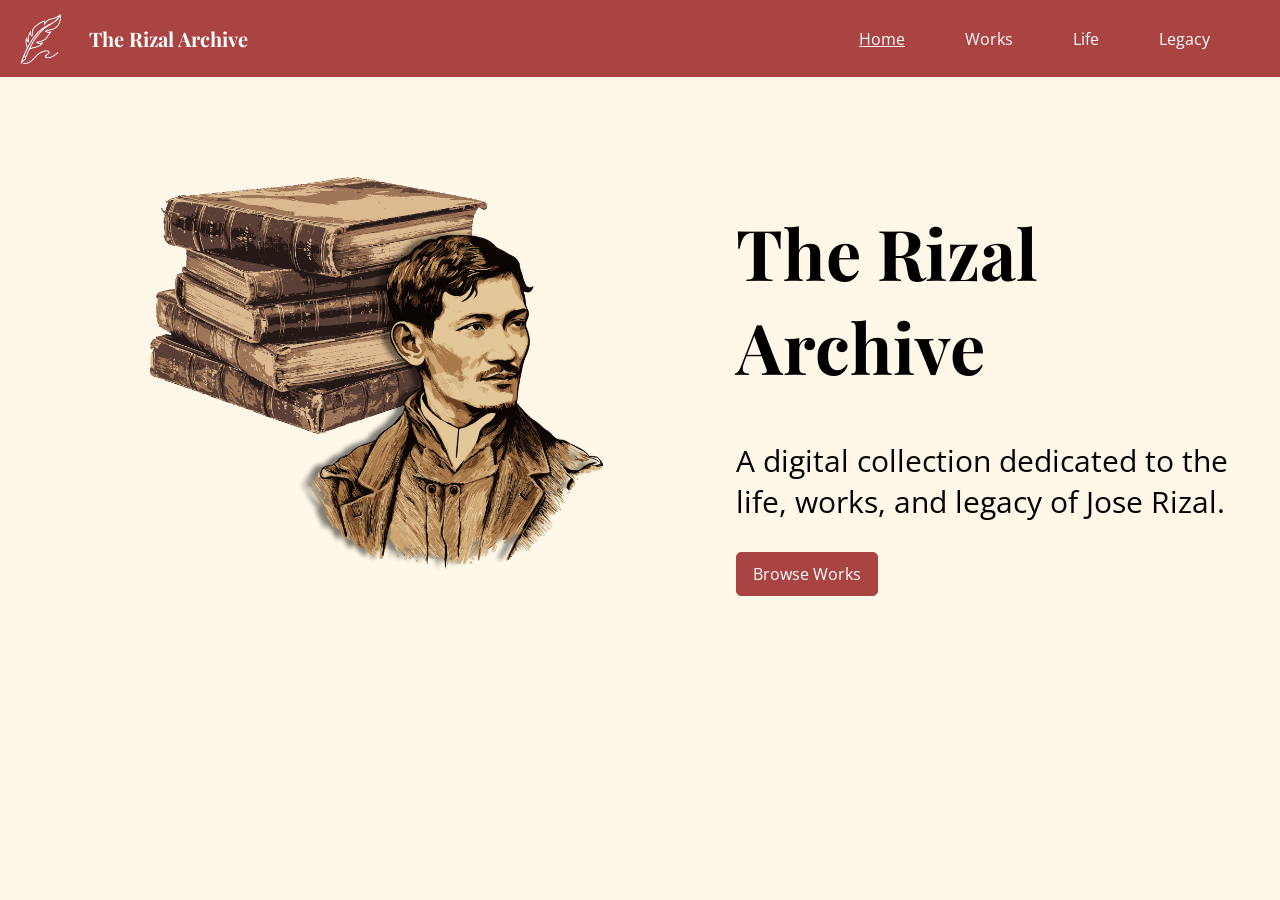
<file: index.html>
<!DOCTYPE html>
<html lang="en">
<head>
    <meta charset="UTF-8">
    <meta name="viewport" content="width=device-width, initial-scale=1.0">
    <title>The Rizal Archive</title>
    <link rel="stylesheet" href="css/style.css">
    <link rel="stylesheet" href="css/home.css">
    <link href="https://fonts.googleapis.com/css2?family=Playfair+Display&display=swap" rel="stylesheet">
    <link href="https://fonts.googleapis.com/css2?family=Open+Sans:ital,wght@0,300..800;1,300..800&display=swap" rel="stylesheet">
</head>
<header>
    <div class="title">
        <img src="images/logo.png">
        <h3>The Rizal Archive</h3>
    </div>
    <ul class="menu">
        <li><a href="index.html" class="active">Home</a></li>
        <li><a href="works.html">Works</a></li>
        <!-- <li><a href="analysis.html">Analysis</a></li> -->
        <li class="dropdown-menu">
            <a href="">Life</a>
            <ul class="dropdown-content">
                <li><a href="biography.html">Biography</a></li>
                <li><a href="family.html">Family</a></li>
                <li><a href="education.html">Education</a></li>
                <li><a href="relationships.html">Relationships</a></li>
            </ul>
        </li>
        <li><a href="legacy.html">Legacy</a></li>
    </ul>
</header>
<body>
    <div class="home">
        <img src="images/pic.png" class="homepage-image">
        <div class="homepage-text">
            <h1>The Rizal Archive</h1>
            <p>A digital collection dedicated to the life, works, and legacy of Jose Rizal.</p>
            <a href="works.html" class="btn">Browse Works</a>
        </div>
    </div>
    
</body>
</html>
</file>
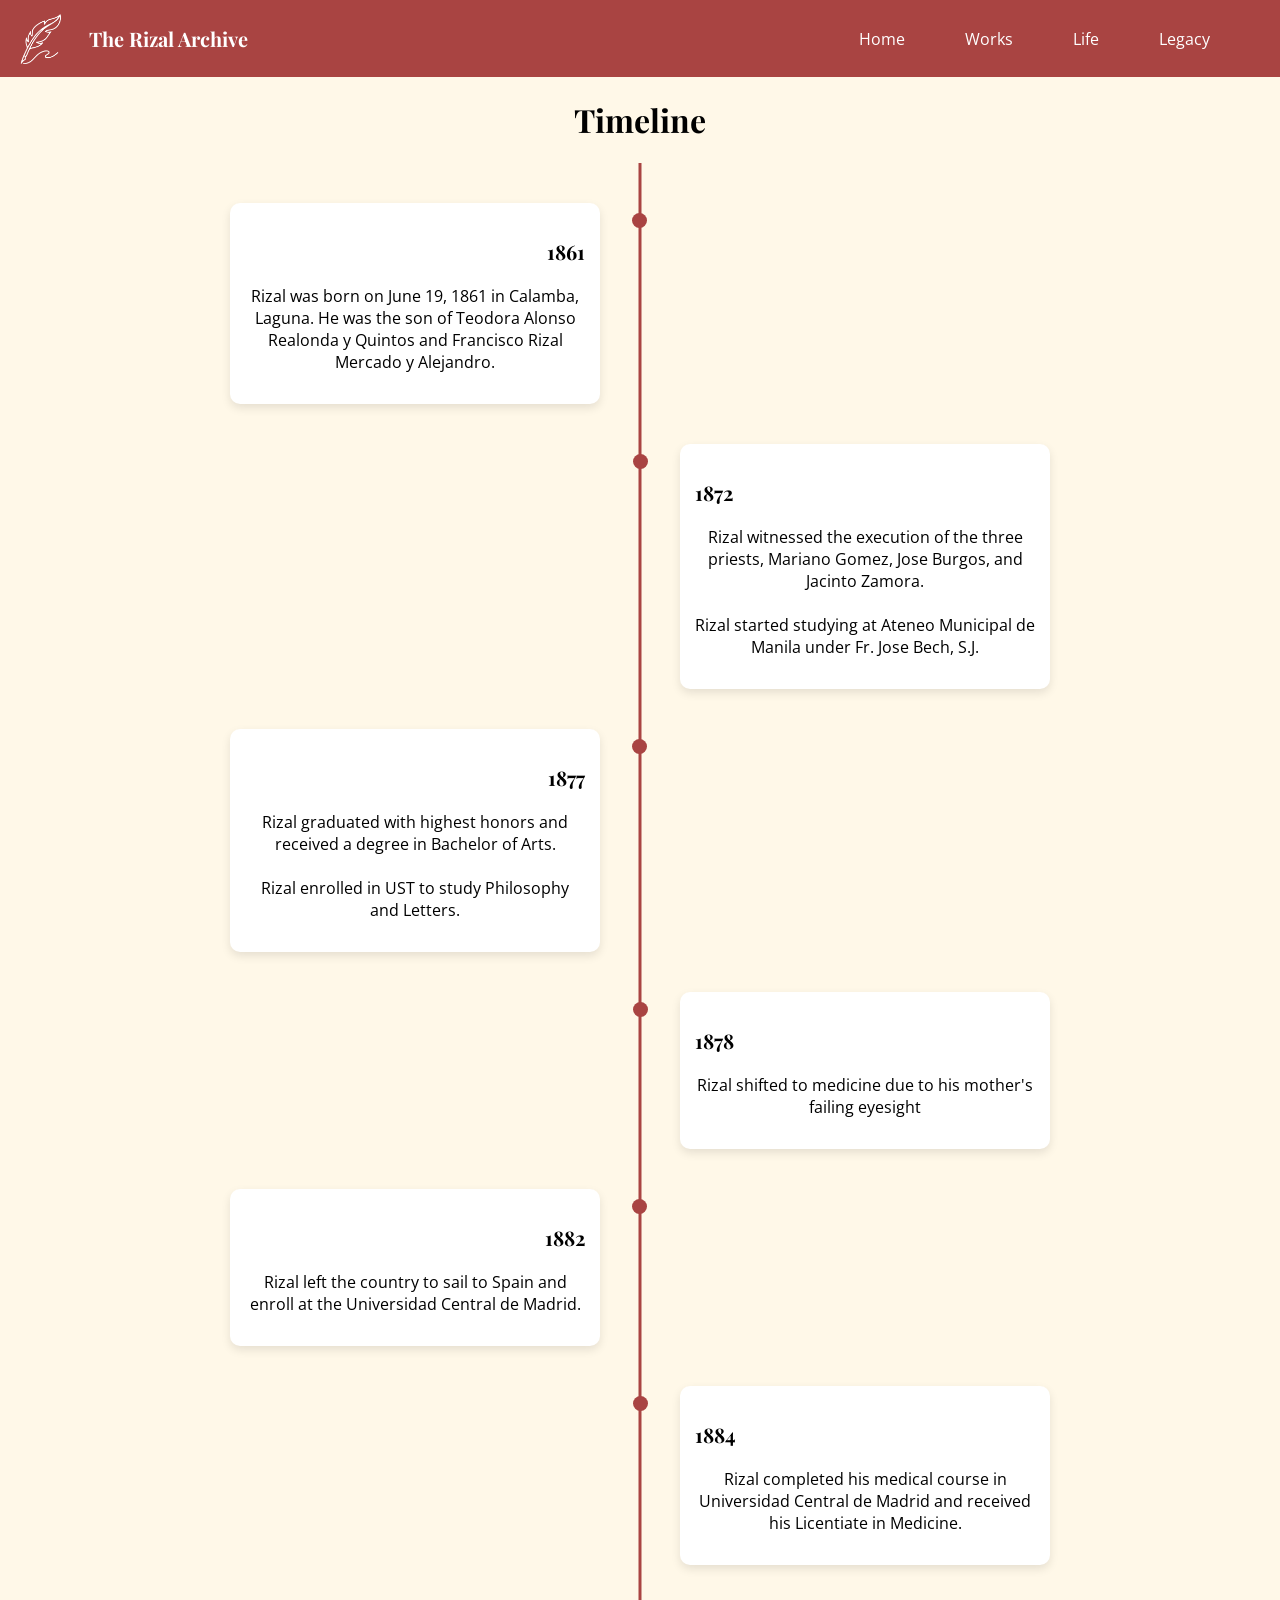
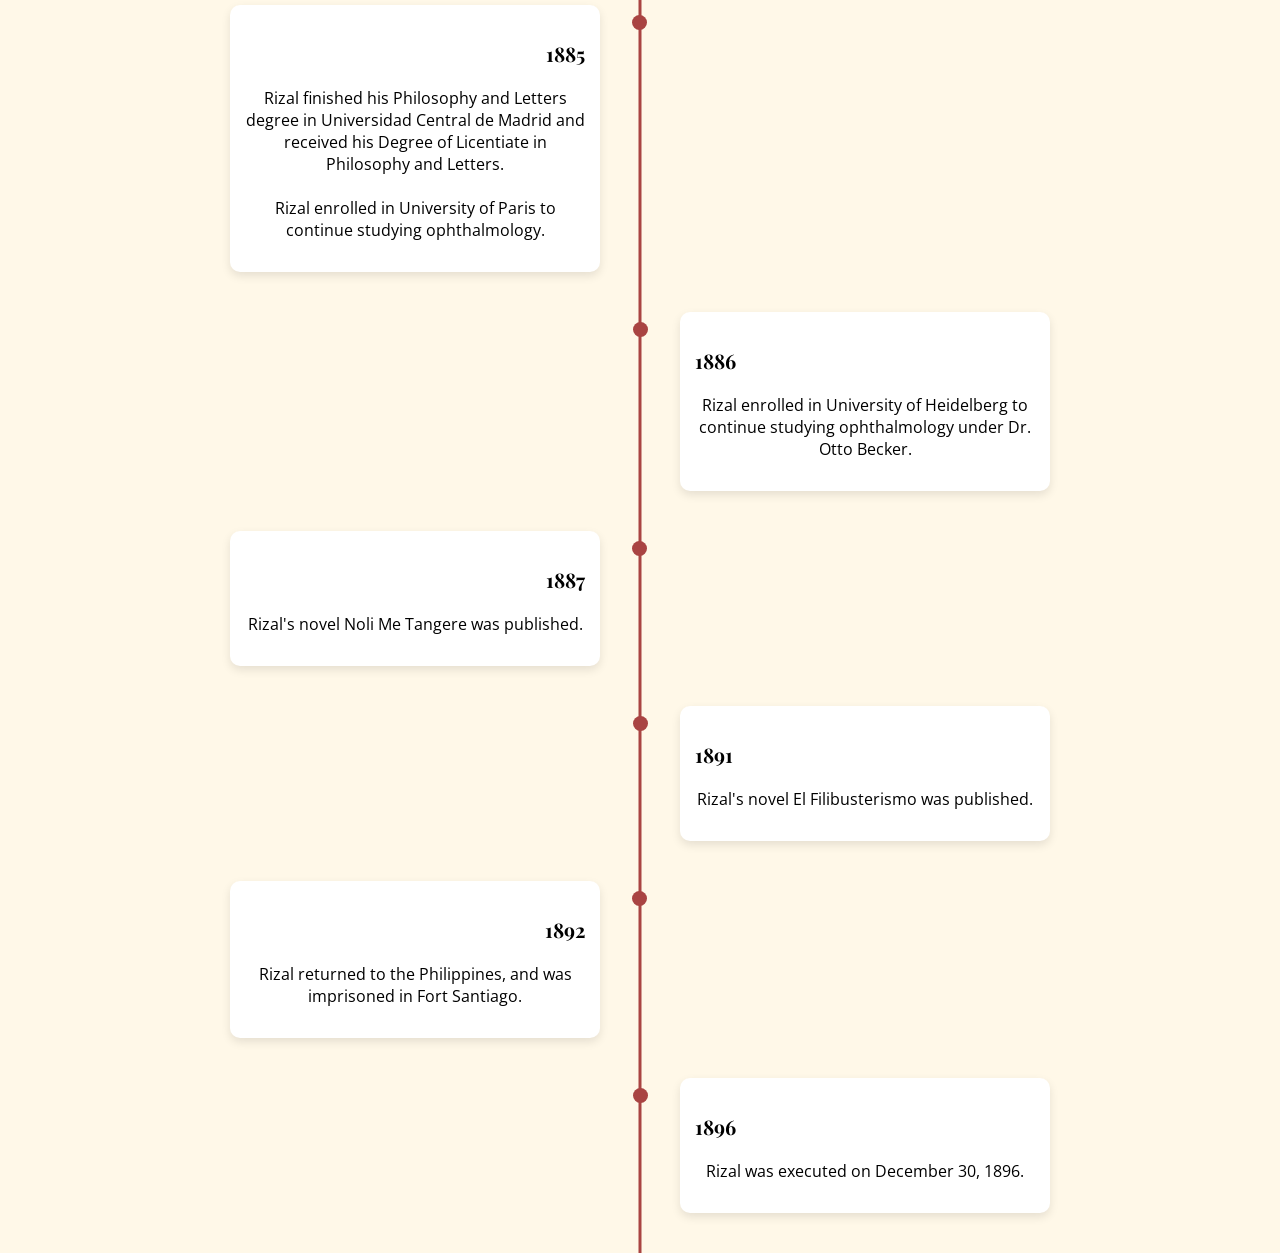
<file: biography.html>
<!DOCTYPE html>
<html lang="en">
<head>
    <meta charset="UTF-8">
    <meta name="viewport" content="width=device-width, initial-scale=1.0">
    <title>The Rizal Archive</title>
    <link rel="stylesheet" href="css/style.css">
    <link rel="stylesheet" href="css/biography.css">
    <link href="https://fonts.googleapis.com/css2?family=Playfair+Display&display=swap" rel="stylesheet">
    <link href="https://fonts.googleapis.com/css2?family=Open+Sans:ital,wght@0,300..800;1,300..800&display=swap" rel="stylesheet">
</head>
<header>
    <div class="title">
        <img src="images/logo.png">
        <h3>The Rizal Archive</h3>
    </div>
    <ul class="menu">
        <li><a href="index.html">Home</a></li>
        <li><a href="works.html">Works</a></li>
        <!-- <li><a href="analysis.html">Analysis</a></li> -->
        <li class="dropdown-menu">
            <a href="">Life</a>
            <ul class="dropdown-content">
                <li><a href="biography.html" class="active">Biography</a></li>
                <li><a href="family.html">Family</a></li>
                <li><a href="education.html">Education</a></li>
                <li><a href="relationships.html">Relationships</a></li>
            </ul>
        </li>
        <li><a href="legacy.html">Legacy</a></li>
    </ul>
</header>
<body>
    <h1>Timeline</h1>
    <div class="timeline">
    <div class="timeline-item left">
        <div class="content">
            <h3>1861</h3>
            <p>Rizal was born on June 19, 1861 in Calamba, Laguna. He was the son of Teodora Alonso Realonda y Quintos and Francisco Rizal Mercado y Alejandro.</p>
        </div>
    </div>

    <div class="timeline-item right">
        <div class="content">
            <h3>1872</h3>
            <p>Rizal witnessed the execution of the three priests, Mariano Gomez, Jose Burgos, and Jacinto Zamora. <br><br>Rizal started studying at Ateneo Municipal de Manila under Fr. Jose Bech, S.J.</p>
        </div>
    </div>

    <div class="timeline-item left">
        <div class="content">
            <h3>1877</h3>
            <p>Rizal graduated with highest honors and received a degree in Bachelor of Arts. <br><br>Rizal enrolled in UST to study Philosophy and Letters.</p>
        </div>
    </div>

    <div class="timeline-item right">
        <div class="content">
            <h3>1878</h3>
            <p>Rizal shifted to medicine due to his mother's failing eyesight</p>
        </div>
    </div>

    <div class="timeline-item left">
        <div class="content">
            <h3>1882</h3>
            <p>Rizal left the country to sail to Spain and enroll at the Universidad Central de Madrid.</p>
        </div>
    </div>

    <div class="timeline-item right">
        <div class="content">
            <h3>1884</h3>
            <p>Rizal completed his medical course in Universidad Central de Madrid and received his Licentiate in Medicine.</p>
        </div>
    </div>

    <div class="timeline-item left">
        <div class="content">
            <h3>1885</h3>
            <p>Rizal finished his Philosophy and Letters degree in Universidad Central de Madrid and received his Degree of Licentiate in Philosophy and Letters.<br><br>Rizal enrolled in University of Paris to continue studying ophthalmology.</p>
        </div>
    </div>

    <div class="timeline-item right">
        <div class="content">
            <h3>1886</h3>
            <p>Rizal enrolled in University of Heidelberg to continue studying ophthalmology under Dr. Otto Becker.</p>
        </div>
    </div>
    
    <div class="timeline-item left">
        <div class="content">
            <h3>1887</h3>
            <p>Rizal's novel Noli Me Tangere was published.</p>
        </div>
    </div>

    <div class="timeline-item right">
        <div class="content">
            <h3>1891</h3>
            <p>Rizal's novel El Filibusterismo was published.</p>
        </div>
    </div>
    
    <div class="timeline-item left">
        <div class="content">
            <h3>1892</h3>
            <p>Rizal returned to the Philippines, and was imprisoned in Fort Santiago.</p>
        </div>
    </div>

    <div class="timeline-item right">
        <div class="content">
            <h3>1896</h3>
            <p>Rizal was executed on December 30, 1896.</p>
        </div>
    </div>
    
</div>
    <script src="js/biography.js"></script>
</body>
</html>
</file>
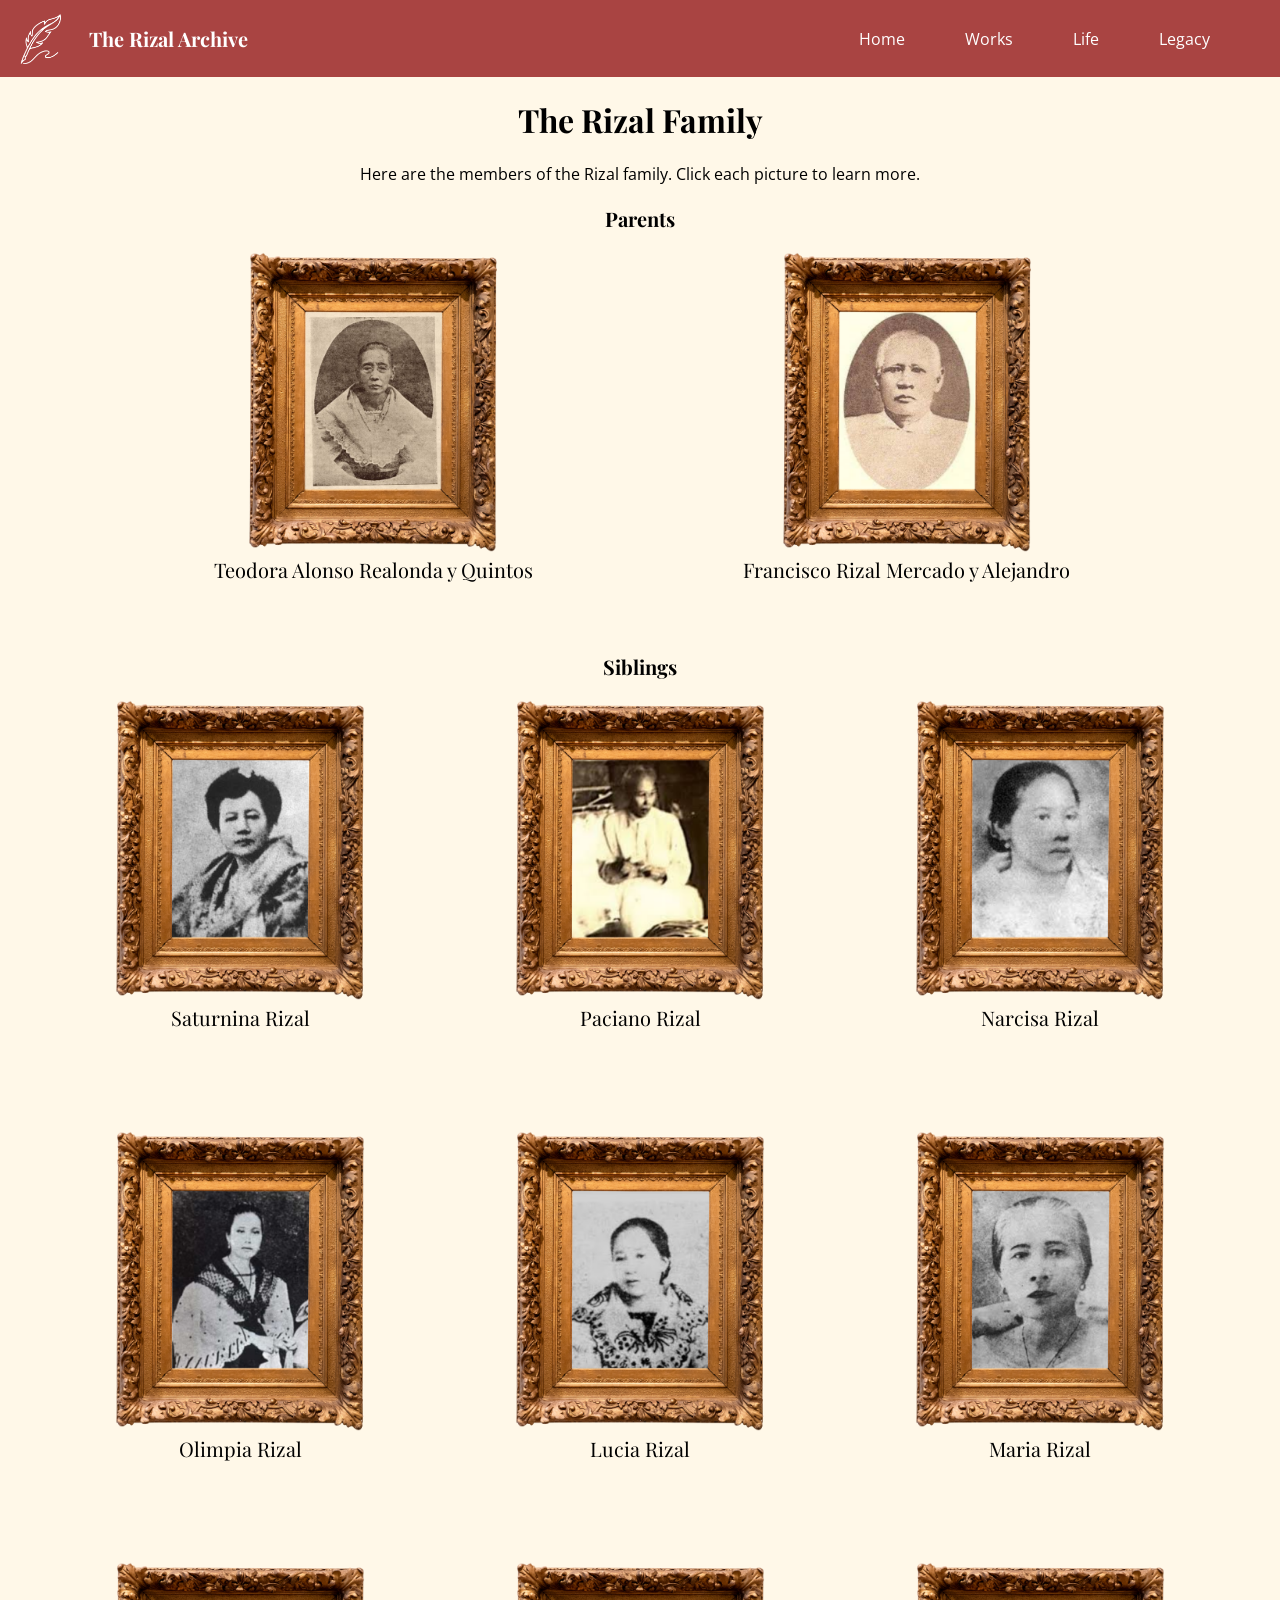
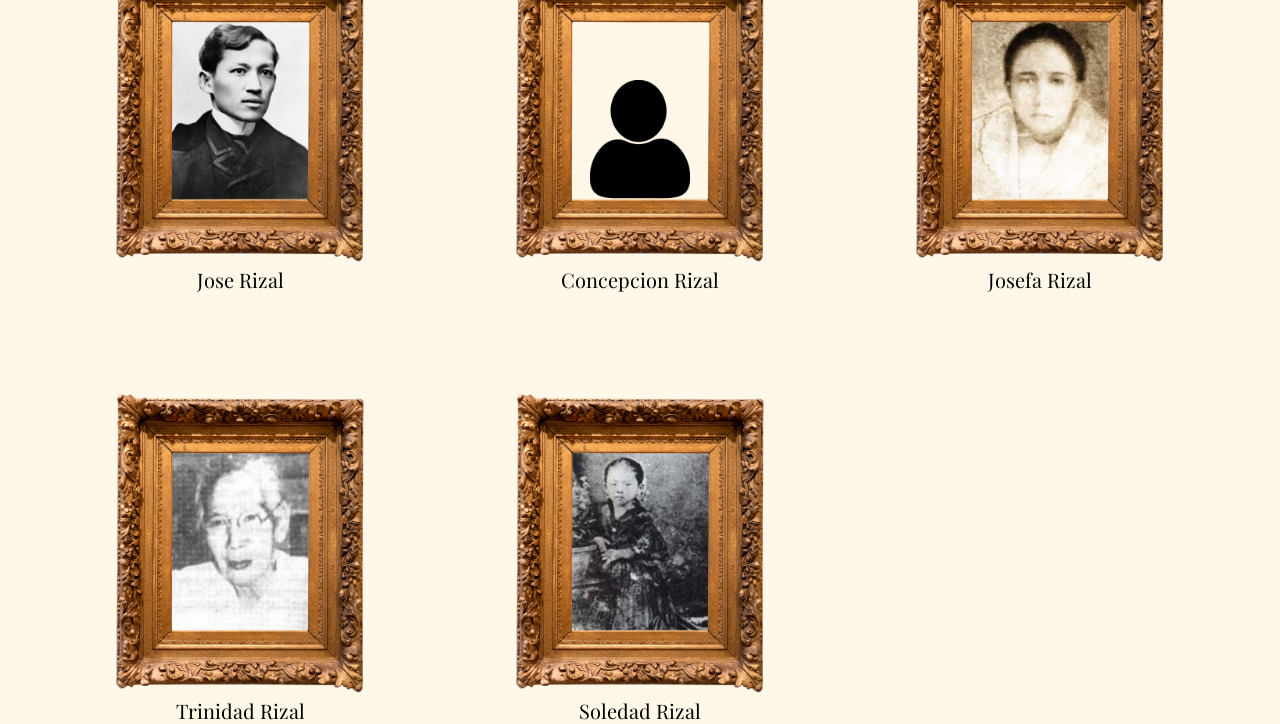
<file: family.html>
<!DOCTYPE html>
<html lang="en">
<head>
    <meta charset="UTF-8">
    <meta name="viewport" content="width=device-width, initial-scale=1.0">
    <title>The Rizal Archive</title>
    <link rel="stylesheet" href="css/style.css">
    <link rel="stylesheet" href="css/person.css">
    <link href="https://fonts.googleapis.com/css2?family=Playfair+Display&display=swap" rel="stylesheet">
    <link href="https://fonts.googleapis.com/css2?family=Open+Sans:ital,wght@0,300..800;1,300..800&display=swap" rel="stylesheet">
</head>
<header>
    <div class="title">
        <img src="images/logo.png">
        <h3>The Rizal Archive</h3>
    </div>
    <ul class="menu">
        <li><a href="index.html">Home</a></li>
        <li><a href="works.html">Works</a></li>
        <!-- <li><a href="analysis.html">Analysis</a></li> -->
        <li class="dropdown-menu">
            <a href="">Life</a>
            <ul class="dropdown-content">
                <li><a href="biography.html">Biography</a></li>
                <li><a href="family.html" class="active">Family</a></li>
                <li><a href="education.html">Education</a></li>
                <li><a href="relationships.html">Relationships</a></li>
            </ul>
        </li>
        <li><a href="legacy.html">Legacy</a></li>
    </ul>
</header>
<body>
    <h1>The Rizal Family</h1>
    <p>Here are the members of the Rizal family. Click each picture to learn more.</p>
    <h3>Parents</h3>
    <div class="parents">
        <div class="person-card" onclick="openModal('teodora')">
            <img src="images/family/Teodora Alonso Realonda.png">
            <p>Teodora Alonso Realonda y Quintos</p>
        </div>
        <div class="person-card" onclick="openModal('francisco')">
            <img src="images/family/Francisco Rizal Mercado.png">
            <p>Francisco Rizal Mercado y Alejandro</p>
        </div>
    </div>
    <h3>Siblings</h3>
    <div class="people-display">
        <div class="person-card" onclick="openModal('saturnina')">
            <img src="images/family/Saturnina Rizal.png">
            <p>Saturnina Rizal</p>
        </div>
        <div class="person-card" onclick="openModal('paciano')">
            <img src="images/family/Paciano Rizal.png">
            <p>Paciano Rizal</p>
        </div>
        <div class="person-card" onclick="openModal('narcisa')">
            <img src="images/family/Narcisa Rizal.png">
            <p>Narcisa Rizal</p>
        </div>
        <div class="person-card" onclick="openModal('olimpia')">
            <img src="images/family/Olimpia Rizal.png">
            <p>Olimpia Rizal</p>
        </div>
        <div class="person-card" onclick="openModal('lucia')">
            <img src="images/family/Lucia Rizal.png">
            <p>Lucia Rizal</p>
        </div>
        <div class="person-card" onclick="openModal('maria')">
            <img src="images/family/Maria Rizal.png">
            <p>Maria Rizal</p>
        </div>
        <div class="person-card" onclick="openModal('jose')">
            <img src="images/family/Jose Rizal.png">
            <p>Jose Rizal</p>
        </div>
        <div class="person-card" onclick="openModal('concepcion')">
            <img src="images/family/Concepcion Rizal.png">
            <p>Concepcion Rizal</p>
        </div>
        <div class="person-card" onclick="openModal('josefa')">
            <img src="images/family/Josefa Rizal.png">
            <p>Josefa Rizal</p>
        </div>
        <div class="person-card" onclick="openModal('trinidad')">
            <img src="images/family/Trinidad Rizal.png">
            <p>Trinidad Rizal</p>
        </div>
        <div class="person-card" onclick="openModal('soledad')">
            <img src="images/family/Soledad Rizal.png">
            <p>Soledad Rizal</p>
        </div>
    </div>
    <div id="modal" class="modal">
        <div class="modal-content">
            <span class="close" onclick="closeModal()">&times;</span>
            <h2 id="modal-title"></h2>
            <p id="modal-text"></p>
        </div>
    </div>
    <script src="js/person.js"></script>
</body>
</html>
</file>
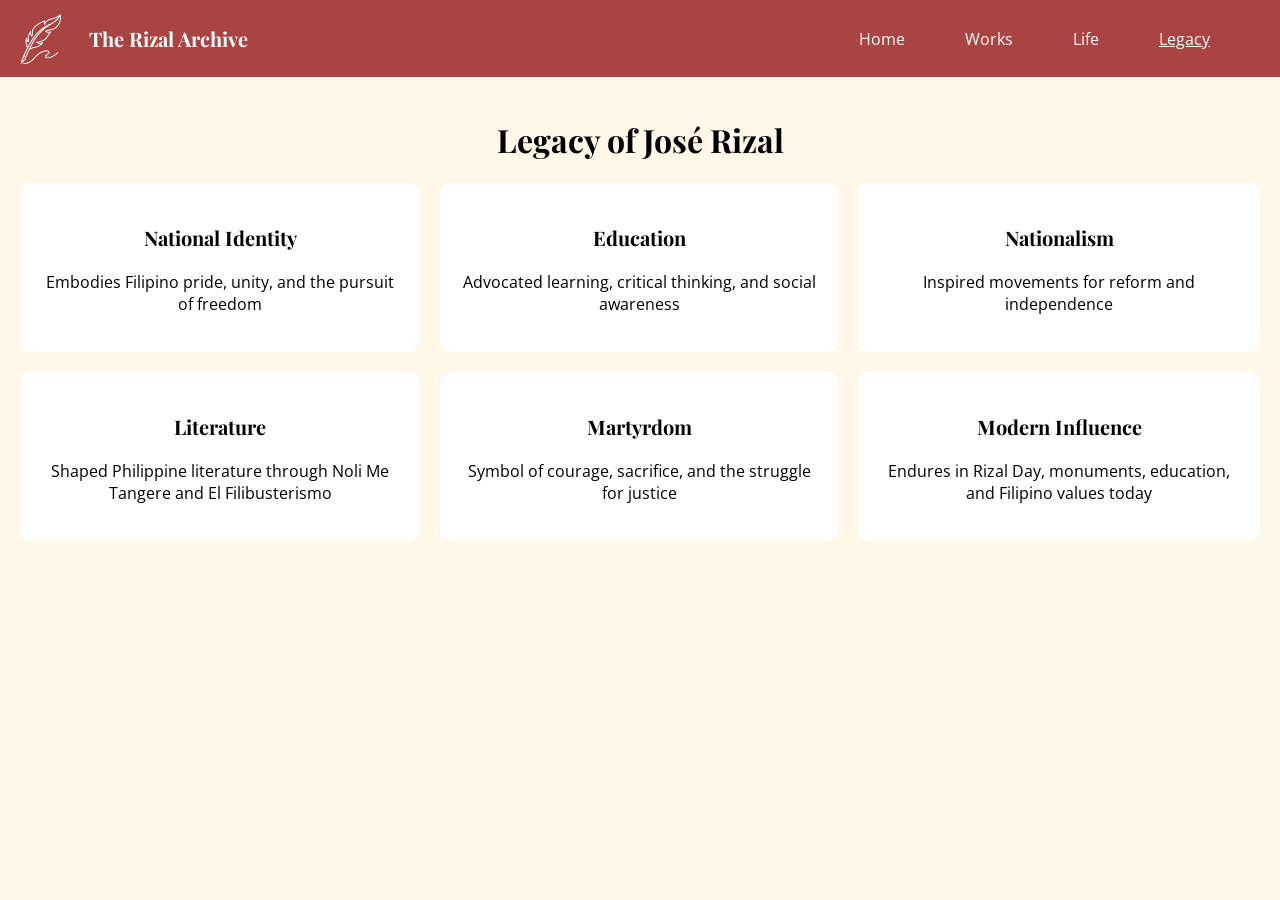
<file: legacy.html>
<!DOCTYPE html>
<html lang="en">
<head>
    <meta charset="UTF-8">
    <meta name="viewport" content="width=device-width, initial-scale=1.0">
    <title>The Rizal Archive</title>
    <link rel="stylesheet" href="css/style.css">
    <link rel="stylesheet" href="css/legacy.css">
    <link href="https://fonts.googleapis.com/css2?family=Playfair+Display&display=swap" rel="stylesheet">
    <link href="https://fonts.googleapis.com/css2?family=Open+Sans:ital,wght@0,300..800;1,300..800&display=swap" rel="stylesheet">
</head>
<header>
    <div class="title">
        <img src="images/logo.png">
        <h3>The Rizal Archive</h3>
    </div>
    <ul class="menu">
        <li><a href="index.html">Home</a></li>
        <li><a href="works.html">Works</a></li>
        <!-- <li><a href="analysis.html">Analysis</a></li> -->
        <li class="dropdown-menu">
            <a href="">Life</a>
            <ul class="dropdown-content">
                <li><a href="biography.html">Biography</a></li>
                <li><a href="family.html">Family</a></li>
                <li><a href="education.html">Education</a></li>
                <li><a href="relationships.html">Relationships</a></li>
            </ul>
        </li>
        <li><a href="legacy.html" class="active">Legacy</a></li>
    </ul>
</header>
<body>
    <div class="legacy">
    <h1>Legacy of José Rizal</h1>

    <div class="legacy-grid">

        <div class="legacy-card" onclick="openLegacy('identity')" role="button" tabindex="0">
            <h3>National Identity</h3>
            <p>Embodies Filipino pride, unity, and the pursuit of freedom</p>
        </div>

        <div class="legacy-card" onclick="openLegacy('education')" role="button" tabindex="0">
            <h3>Education</h3>
            <p>Advocated learning, critical thinking, and social awareness</p>
        </div>

        <div class="legacy-card" onclick="openLegacy('nationalism')" role="button" tabindex="0">
            <h3>Nationalism</h3>
            <p>Inspired movements for reform and independence</p>
        </div>

        <div class="legacy-card" onclick="openLegacy('literature')" role="button" tabindex="0">
            <h3>Literature</h3>
            <p>Shaped Philippine literature through Noli Me Tangere and El Filibusterismo</p>
        </div>

        <div class="legacy-card" onclick="openLegacy('martyrdom')" role="button" tabindex="0">
            <h3>Martyrdom</h3>
            <p>Symbol of courage, sacrifice, and the struggle for justice</p>
        </div>

        <div class="legacy-card" onclick="openLegacy('modern')" role="button" tabindex="0">
            <h3>Modern Influence</h3>
            <p>Endures in Rizal Day, monuments, education, and Filipino values today</p>
        </div>

    </div>
</div>
    <div id="modal" class="modal">
        <div class="modal-content">
            <span class="close" onclick="closeModal()">&times;</span>
            <h2 id="modal-title"></h2>
            <p id="modal-text"></p>
        </div>
    </div>
    <script src="js/legacy.js"></script>
</div>
</body>
</html>
</file>
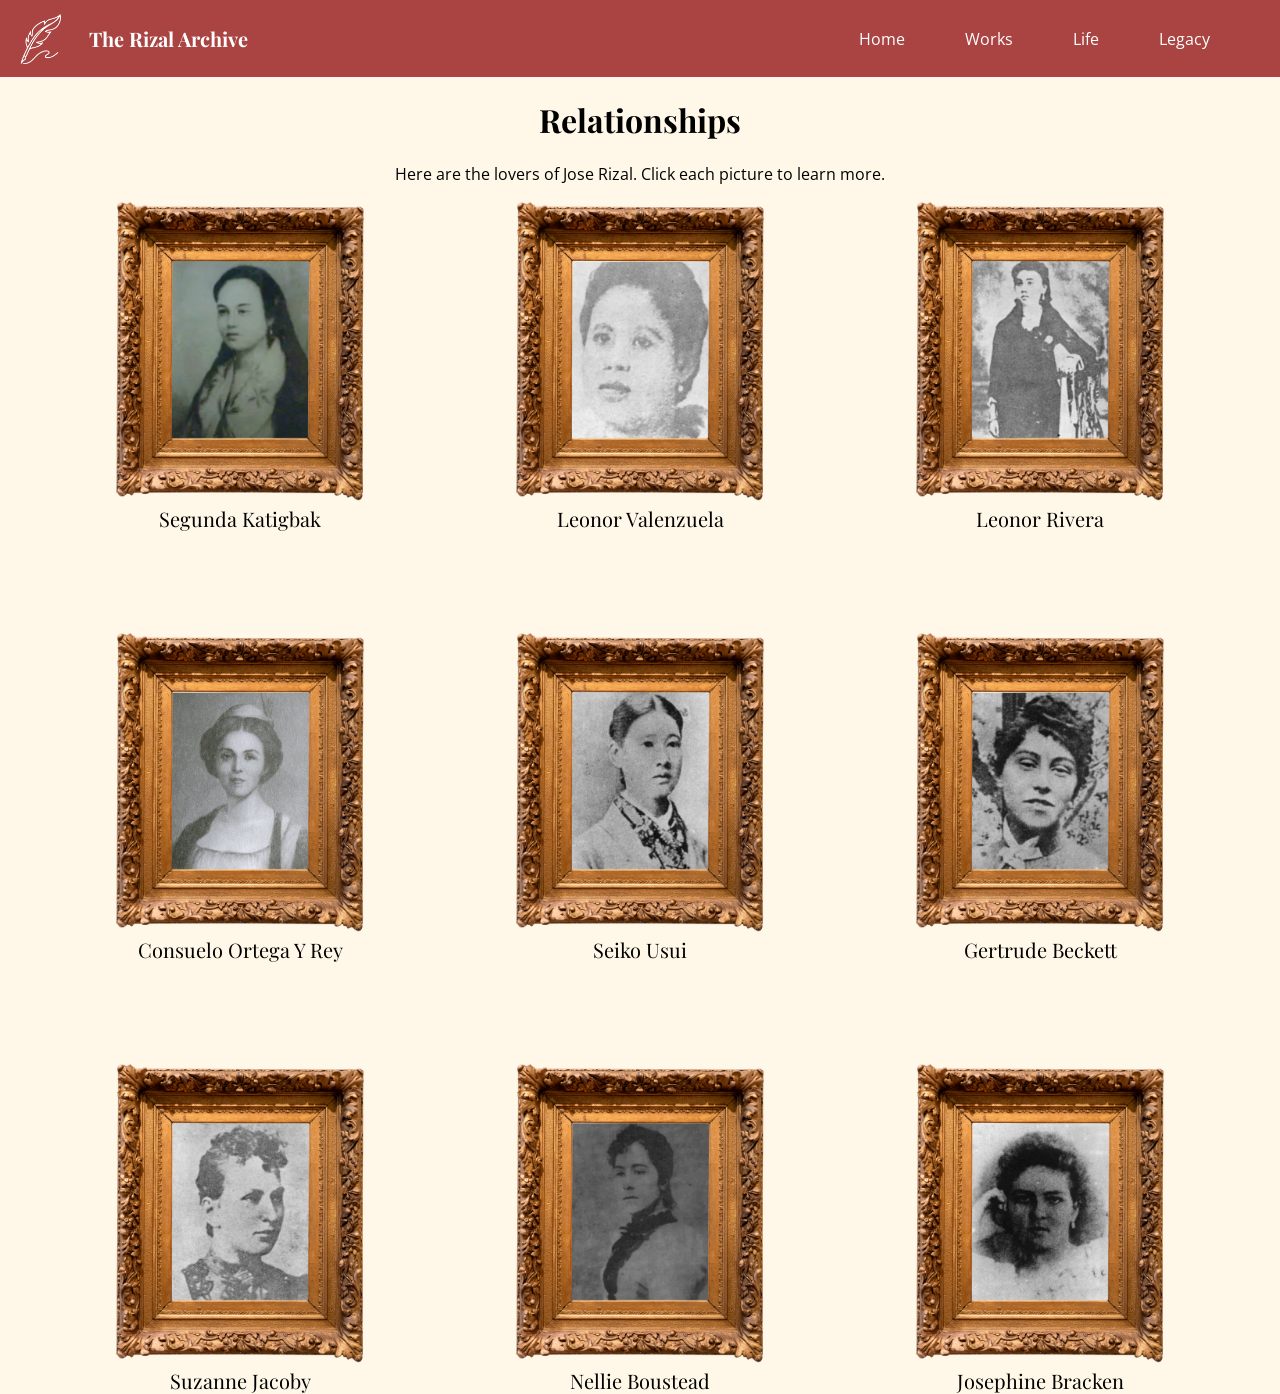
<file: relationships.html>
<!DOCTYPE html>
<html lang="en">
<head>
    <meta charset="UTF-8">
    <meta name="viewport" content="width=device-width, initial-scale=1.0">
    <title>The Rizal Archive</title>
    <link rel="stylesheet" href="css/style.css">
    <link rel="stylesheet" href="css/person.css">
    <link href="https://fonts.googleapis.com/css2?family=Playfair+Display&display=swap" rel="stylesheet">
    <link href="https://fonts.googleapis.com/css2?family=Open+Sans:ital,wght@0,300..800;1,300..800&display=swap" rel="stylesheet">
</head>
<header>
    <div class="title">
        <img src="images/logo.png">
        <h3>The Rizal Archive</h3>
    </div>
    <ul class="menu">
        <li><a href="index.html">Home</a></li>
        <li><a href="works.html">Works</a></li>
        <!-- <li><a href="analysis.html">Analysis</a></li> -->
        <li class="dropdown-menu">
            <a href="">Life</a>
            <ul class="dropdown-content">
                <li><a href="biography.html">Biography</a></li>
                <li><a href="family.html">Family</a></li>
                <li><a href="education.html">Education</a></li>
                <li><a href="relationships.html" class="active">Relationships</a></li>
            </ul>
        </li>
        <li><a href="legacy.html">Legacy</a></li>
    </ul>
</header>
<body>
    <h1>Relationships</h1>
    <p>Here are the lovers of Jose Rizal. Click each picture to learn more.</p>
    <div class="people-display">
        <div class="person-card" onclick="openModal('katigbak')">
            <img src="images/lovers/Segunda Katigbak.png">
            <p>Segunda Katigbak</p>
        </div>
        <div class="person-card" onclick="openModal('valenzuela')">
            <img src="images/lovers/Leonor Valenzuela.png">
            <p>Leonor Valenzuela</p>
        </div>
        <div class="person-card" onclick="openModal('rivera')">
            <img src="images/lovers/Leonor Rivera.png">
            <p>Leonor Rivera</p>
        </div>
        <div class="person-card" onclick="openModal('rey')">
            <img src="images/lovers/Consuelo Ortega Y Rey.png">
            <p>Consuelo Ortega Y Rey</p>
        </div>
        <div class="person-card" onclick="openModal('usui')">
            <img src="images/lovers/Seiko Usui.png">
            <p>Seiko Usui</p>
        </div>
        <div class="person-card" onclick="openModal('beckett')">
            <img src="images/lovers/Gertrude Beckett.png">
            <p>Gertrude Beckett</p>
        </div>
        <div class="person-card" onclick="openModal('jacoby')">
            <img src="images/lovers/Suzanne Jacoby.png">
            <p>Suzanne Jacoby</p>
        </div>
        <div class="person-card" onclick="openModal('boustead')">
            <img src="images/lovers/Nellie Boustead.png">
            <p>Nellie Boustead</p>
        </div>
        <div class="person-card" onclick="openModal('bracken')">
            <img src="images/lovers/Josephine Bracken.png">
            <p>Josephine Bracken</p>
        </div>
    </div>
    <div id="modal" class="modal">
        <div class="modal-content">
            <span class="close" onclick="closeModal()">&times;</span>
            <h2 id="modal-title"></h2>
            <p id="modal-text"></p>
        </div>
    </div>
    <script src="js/person.js"></script>
</body>
</html>
</file>
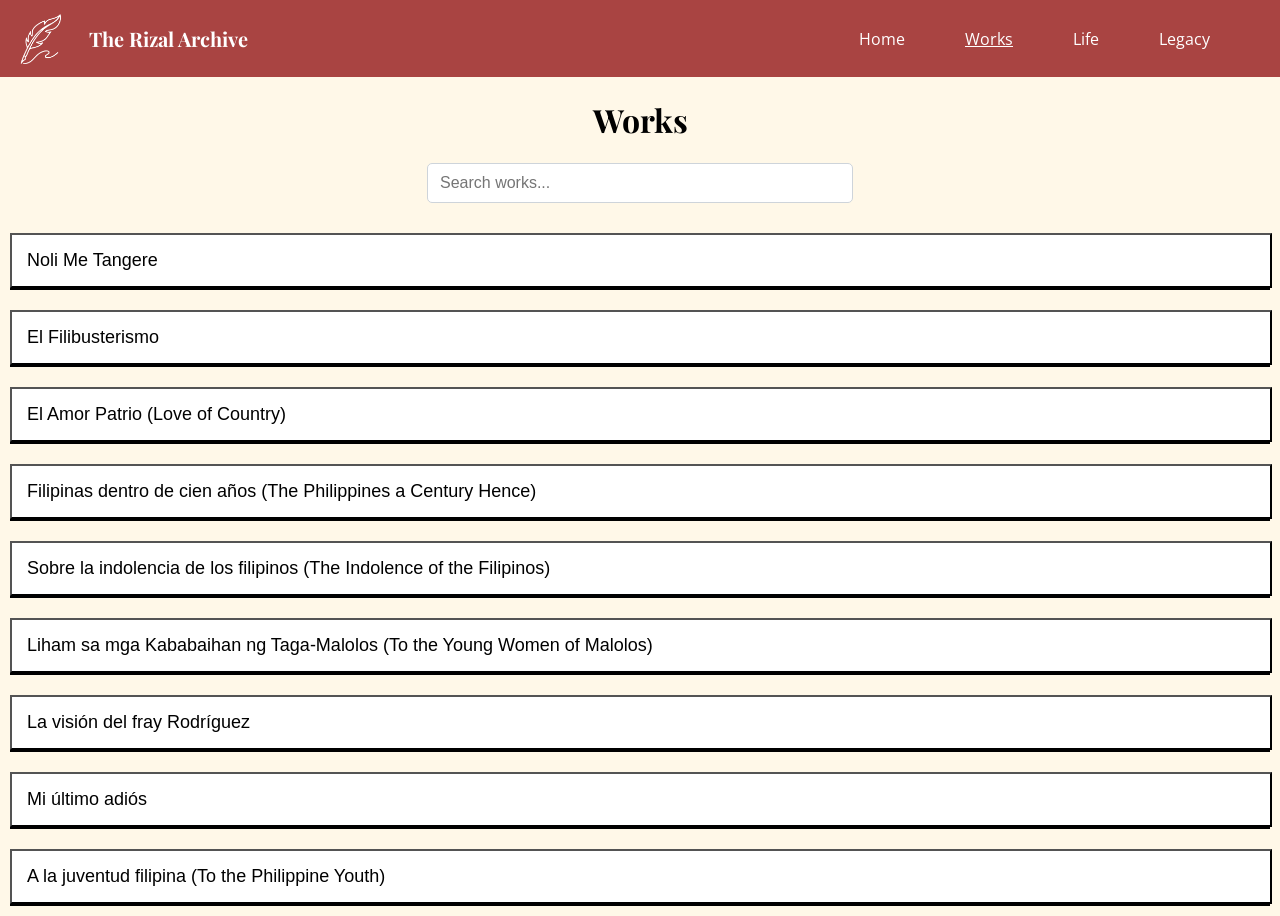
<file: works.html>
<!DOCTYPE html>
<html lang="en">
<head>
    <meta charset="UTF-8">
    <meta name="viewport" content="width=device-width, initial-scale=1.0">
    <title>The Rizal Archive</title>
    <link rel="stylesheet" href="css/style.css">
    <link rel="stylesheet" href="css/works.css">
    <link href="https://fonts.googleapis.com/css2?family=Playfair+Display&display=swap" rel="stylesheet">
    <link href="https://fonts.googleapis.com/css2?family=Open+Sans:ital,wght@0,300..800;1,300..800&display=swap" rel="stylesheet">
</head>
<header>
    <div class="title">
        <img src="images/logo.png">
        <h3>The Rizal Archive</h3>
    </div>
    <ul class="menu">
        <li><a href="index.html">Home</a></li>
        <li><a href="works.html" class="active">Works</a></li>
        <!-- <li><a href="analysis.html">Analysis</a></li> -->
        <li class="dropdown-menu">
            <a href="">Life</a>
            <ul class="dropdown-content">
                <li><a href="biography.html">Biography</a></li>
                <li><a href="family.html">Family</a></li>
                <li><a href="education.html">Education</a></li>
                <li><a href="relationships.html">Relationships</a></li>
            </ul>
        </li>
        <li><a href="legacy.html">Legacy</a></li>
    </ul>
</header>
<body>
    <div class="accordion">
    <h1>Works</h1>
    <div class="searchBar">
        <input type="text" id="searchBar" placeholder="Search works..." onkeyup="searchWorks()">
    </div>
        <div class="accordion-item work">
            <button class="accordion-header">Noli Me Tangere</button>
            <div class="accordion-content">
                <div class="work-card" onclick="openModal('noli-description')">
                    <p>Description</p>
                </div>
                <!-- <div class="work-card" onclick="openModal('noli-analysis')">
                    <p>Analysis</p>
                </div> -->
                    <a href="https://www.gutenberg.org/cache/epub/20228/pg20228-images.html">Read Here</a>
            </div>
        </div>
        <div class="accordion-item work">
            <button class="accordion-header">El Filibusterismo</button>
            <div class="accordion-content">
                <div class="work-card" onclick="openModal('elfili-description')">
                    <p>Description</p>
                </div>
                <!-- <div class="work-card" onclick="openModal('elfili-analysis')">
                    <p>Analysis</p>
                </div> -->
                    <a href="https://www.scribd.com/document/487512833/Copy-of-EL-FILIBUSTERISMO-pdf">Read Here</a>
            </div>
        </div>
        <div class="accordion-item work">
            <button class="accordion-header">El Amor Patrio (Love of Country)</button>
            <div class="accordion-content">
                <div class="work-card" onclick="openModal('amor-description')">
                    <p>Description</p>
                </div>
                <!-- <div class="work-card" onclick="openModal('amor-analysis')">
                    <p>Analysis</p>
                </div> -->
                    <a href="https://www.scribd.com/document/403734515/Love-of-Country-El-Amor-Patrio-English">Read Here</a>
            </div>
        </div>
        <div class="accordion-item work">
            <button class="accordion-header">Filipinas dentro de cien años (The Philippines a Century Hence)</button>
            <div class="accordion-content">
                <div class="work-card" onclick="openModal('filipinas-description')">
                    <p>Description</p>
                </div>
                <!-- <div class="work-card" onclick="openModal('filipinas-analysis')">
                    <p>Analysis</p>
                </div> -->
                    <a href="https://www.gutenberg.org/files/35899/35899-h/35899-h.htm">Read Here</a>
            </div>
        </div>
        <div class="accordion-item work">
            <button class="accordion-header">Sobre la indolencia de los filipinos (The Indolence of the Filipinos)</button>
            <div class="accordion-content">
                <div class="work-card" onclick="openModal('indolence-description')">
                    <p>Description</p>
                </div>
                <!-- <div class="work-card" onclick="openModal('indolence-analysis')">
                    <p>Analysis</p>
                </div> -->
                    <a href="https://www.gutenberg.org/cache/epub/6885/pg6885-images.html">Read Here</a>
            </div>
        </div>
        <div class="accordion-item work">
            <button class="accordion-header">Liham sa mga Kababaihan ng Taga-Malolos (To the Young Women of Malolos)</button>
            <div class="accordion-content">
                <div class="work-card" onclick="openModal('women-description')">
                    <p>Description</p>
                </div>
                <!-- <div class="work-card" onclick="openModal('women-analysis')">
                    <p>Analysis</p>
                </div> -->
                    <a href="https://bangkanixiao.wordpress.com/wp-content/uploads/2012/10/rizal-liham-sa-kababaihan-ng-malolos.pdf">Read Here</a>
            </div>
        </div>
        <div class="accordion-item work">
            <button class="accordion-header">La visión del fray Rodríguez</button>
            <div class="accordion-content">
                <div class="work-card" onclick="openModal('vision-description')">
                    <p>Description</p>
                </div>
                <!-- <div class="work-card" onclick="openModal('vision-analysis')">
                    <p>Analysis</p>
                </div> -->
                    <a href="https://www.scribd.com/document/78847734/The-Vision-of-Friar-Rodriguez">Read Here</a>
            </div>
        </div>
        <div class="accordion-item work">
            <button class="accordion-header">Mi último adiós</button>
            <div class="accordion-content">
                <div class="work-card" onclick="openModal('adios-description')">
                    <p>Description</p>
                </div>
                <!-- <div class="work-card" onclick="openModal('adios-analysis')">
                    <p>Analysis</p>
                </div> -->
                    <a href="https://bangkanixiao.wordpress.com/wp-content/uploads/2012/10/rizal-poems-2-mi-ultimo-adios.pdf">Read Here</a>
            </div>
        </div>
        <div class="accordion-item work">
            <button class="accordion-header">A la juventud filipina (To the Philippine Youth)</button>
            <div class="accordion-content">
                <div class="work-card" onclick="openModal('youth-description')">
                    <p>Description</p>
                </div>
                <!-- <div class="work-card" onclick="openModal('youth-analysis')">
                    <p>Analysis</p>
                </div> -->
                    <a href="https://www.scribd.com/document/429496182/A-La-Juventud-Filipina-Rizal">Read Here</a>
            </div>
        </div>
    </div>
    <div id="modal" class="modal">
        <div class="modal-content">
            <span class="close" onclick="closeModal()">&times;</span>
            <h2 id="modal-title"></h2>
            <p id="modal-text"></p>
        </div>
    </div>
    <div id="noResults" style="display: none;"><p><i>No results found...</i></p></div>
    <script src="js/works.js"></script>
</body>
</html>
</file>
<file: css/style.css>
body {
    background-color: #fff8e8;
    margin: 0;
    padding: 0;
}

header {
    background-color: #a94442;
    color: white;
    padding: 5px 40px 5px 0px;
    display: flex;
    justify-content: space-between;
    align-items: center;
}

.title img {
    height: 50px;
}

h3 {
    font-family: "Playfair Display";
    font-weight: bold;
    font-size: 20px;
}

.title {
    display: flex;
    align-items: center;
}

ul {
    list-style-type: none;
    margin: 0;
    padding: 0;
    display: flex;
}

ul li a {
    display: block;
    color: white;
    padding: 14px 30px;
    text-decoration: none;
    font-family: "Open Sans";
}

ul li a:hover {
    text-decoration: underline;
}

.active {
    text-decoration: underline;
}

.menu {
    position: relative;
    justify-content: flex-end;
}

.dropdown-content {
    display: none;
    position: absolute;
    z-index: 1000;
}

.dropdown-menu:hover .dropdown-content {
    display: block;
    background-color: #a94442;
}

h1 {
    font-family: "Playfair Display";
    text-align: center;
}

p {
    font-family: "Open Sans";
    text-align: center;
}
</file>
<file: css/home.css>
.homepage-image {
    height: 400px;
    margin: 100px 10px;
}

.home {
    display: flex;
    align-items: center;
    justify-content: space-between;
}

.homepage-text {
    margin: 0;
    padding: 5px;
}

.homepage-text h1 {
    font-size: 70px;
    text-align: left;
}

.homepage-text p {
    font-size: 30px;
    text-align: left;
}

.btn {
    display: inline-block;
    padding: 10px 16px;
    font-family: "Open Sans";
    font-size: 16px;
    font-weight: 400;
    color: #fff;
    background-color: #a94442;
    border: 1px solid #a94442;
    border-radius: 5px;
    text-decoration: none;
    text-align: center;
    cursor: pointer;
    transition: all 0.2s ease-in-out;
}

.btn:hover {
    background-color: #943c3a;
    border-color: #943c3a;
}

.btn:active {
    background-color: #853534;
    border-color: #853534;
    transform: scale(0.98);
}

.btn:focus {
    outline: none;
    box-shadow: 0 0 0 3px #943c3a;
}
</file>
<file: css/biography.css>
.timeline {
    position: relative;
    max-width: 900px;
    margin: auto;
    padding: 20px 0;
}

/* Center line */
.timeline::after {
    content: '';
    position: absolute;
    width: 3px;
    background: #a94442;
    top: 0;
    bottom: 0;
    left: 50%;
    transform: translateX(-50%);
}

/* Items */
.timeline-item {
    padding: 20px 40px;
    position: relative;
    width: 50%;
    box-sizing: border-box;
}

/* Left side */
.timeline-item.left {
    left: 0;
    text-align: right;
}

/* Right side */
.timeline-item.right {
    left: 50%;
    text-align: left;
}

/* Content box */
.content {
    background: white;
    padding: 15px;
    border-radius: 10px;
    box-shadow: 0 4px 10px rgba(0,0,0,0.1);
}

/* Dots */
.timeline-item::before {
    content: '';
    position: absolute;
    width: 15px;
    height: 15px;
    background: #a94442;
    border-radius: 50%;
    top: 30px;
    z-index: 1;
}

/* Dot positions */
.timeline-item.left::before {
    right: -7px;
}

.timeline-item.right::before {
    left: -7px;
}
</file>
<file: css/person.css>
body h3 {
    text-align: center;
}

.parents {
    display: flex;
    justify-content: center;
    column-gap: 0px;
    margin: 0 0 70px 0;
}

.people-display {
    display: grid;
    grid-template-columns: repeat(3, 300px);
    gap: 100px;
    justify-content: center;
}

.person-card {
    cursor: pointer;
    transition: 0.3s;
}

.person-card:hover {
    transform: scale(1.05);
}

.person-card img {
    height: 300px;
    width: 100%;
    object-fit: cover;
}

.person-card p {
    margin: 0;
    font-family: "Playfair Display";
    font-size: 20px;
    text-align: center;
}

.modal {
    display: none;
    position: fixed;
    z-index: 1000;
    left: 0;
    top: 0;
    width: 100%;
    height: 100%;
    background: rgba(0,0,0,0.6);
}

.modal-content {
    background: white;
    margin: 10% auto;
    padding: 20px;
    width: 400px;
    border-radius: 10px;
    text-align: center;
}

.close {
    float: right;
    font-size: 25px;
    cursor: pointer;
}
</file>
<file: css/legacy.css>
.legacy {
    text-align: center;
    padding: 20px;
}

.intro {
    max-width: 700px;
    margin: 0 auto 30px;
    font-family: "Open Sans";
}

.legacy-grid {
    display: grid;
    grid-template-columns: repeat(3, auto);
    gap: 20px;
}

.legacy-card {
    background: white;
    padding: 20px;
    border-radius: 10px;
    border: 1px solid white;
    cursor: pointer;
    transition: 0.3s;
}

.legacy-card:hover {
    transform: scale(1.05);
    background: whitesmoke;
}

.modal {
    display: none;
    position: fixed;
    z-index: 1000;
    left: 0;
    top: 0;
    width: 100%;
    height: 100%;
    background: rgba(0,0,0,0.6);
}

.modal-content {
    background: white;
    margin: 10% auto;
    padding: 20px;
    width: 400px;
    border-radius: 10px;
    text-align: center;
}

.close {
    float: right;
    font-size: 25px;
    cursor: pointer;
}
</file>
<file: css/works.css>
#searchBar {
    width: 100%;
    max-width: 400px;
    margin: 20px auto;
    display: block;
    padding: 10px 12px;
    font-size: 16px;
    border: 1px solid #ced4da;
    border-radius: 5px;
    outline: none;
    transition: border-color 0.2s, box-shadow 0.2s;
}

#searchBar:focus {
    border-color: #80bdff;
    box-shadow: 0 0 0 3px rgba(0,123,255,0.25);
}

.accordion h3 {
    margin: 10px;
}

.accordion-header {
    width: 98.6%;
    text-align: left;
    padding: 15px;
    margin: 10px 10px 0px 10px;
    font-size: 18px;
    background: white;
    cursor: pointer;
}

.accordion-content {
    max-height: 0;
    overflow: hidden;
    padding: 0px 15px;
    margin: 0px 10px;
    background: white;
    border: 1px solid;
    transition: max-height 0.3s ease, padding 0.3s ease;
    text-decoration: none;
}

.accordion-content.active {
    padding: 15px;
    margin-bottom: 10px;
}

.accordion-item {
    margin-bottom: 10px;
}

.accordion-header:hover {
    background: whitesmoke;
}

.accordion-content p {
    text-align: left;
}

.work-card:hover {
    background: whitesmoke;
}

.modal {
    display: none;
    position: fixed;
    z-index: 1000;
    left: 0;
    top: 0;
    width: 100%;
    height: 100%;
    background: rgba(0,0,0,0.6);
}

.modal-content {
    background: white;
    margin: 10% auto;
    padding: 20px;
    width: 400px;
    border-radius: 10px;
    text-align: center;
}

.close {
    float: right;
    font-size: 25px;
    cursor: pointer;
}
</file>
